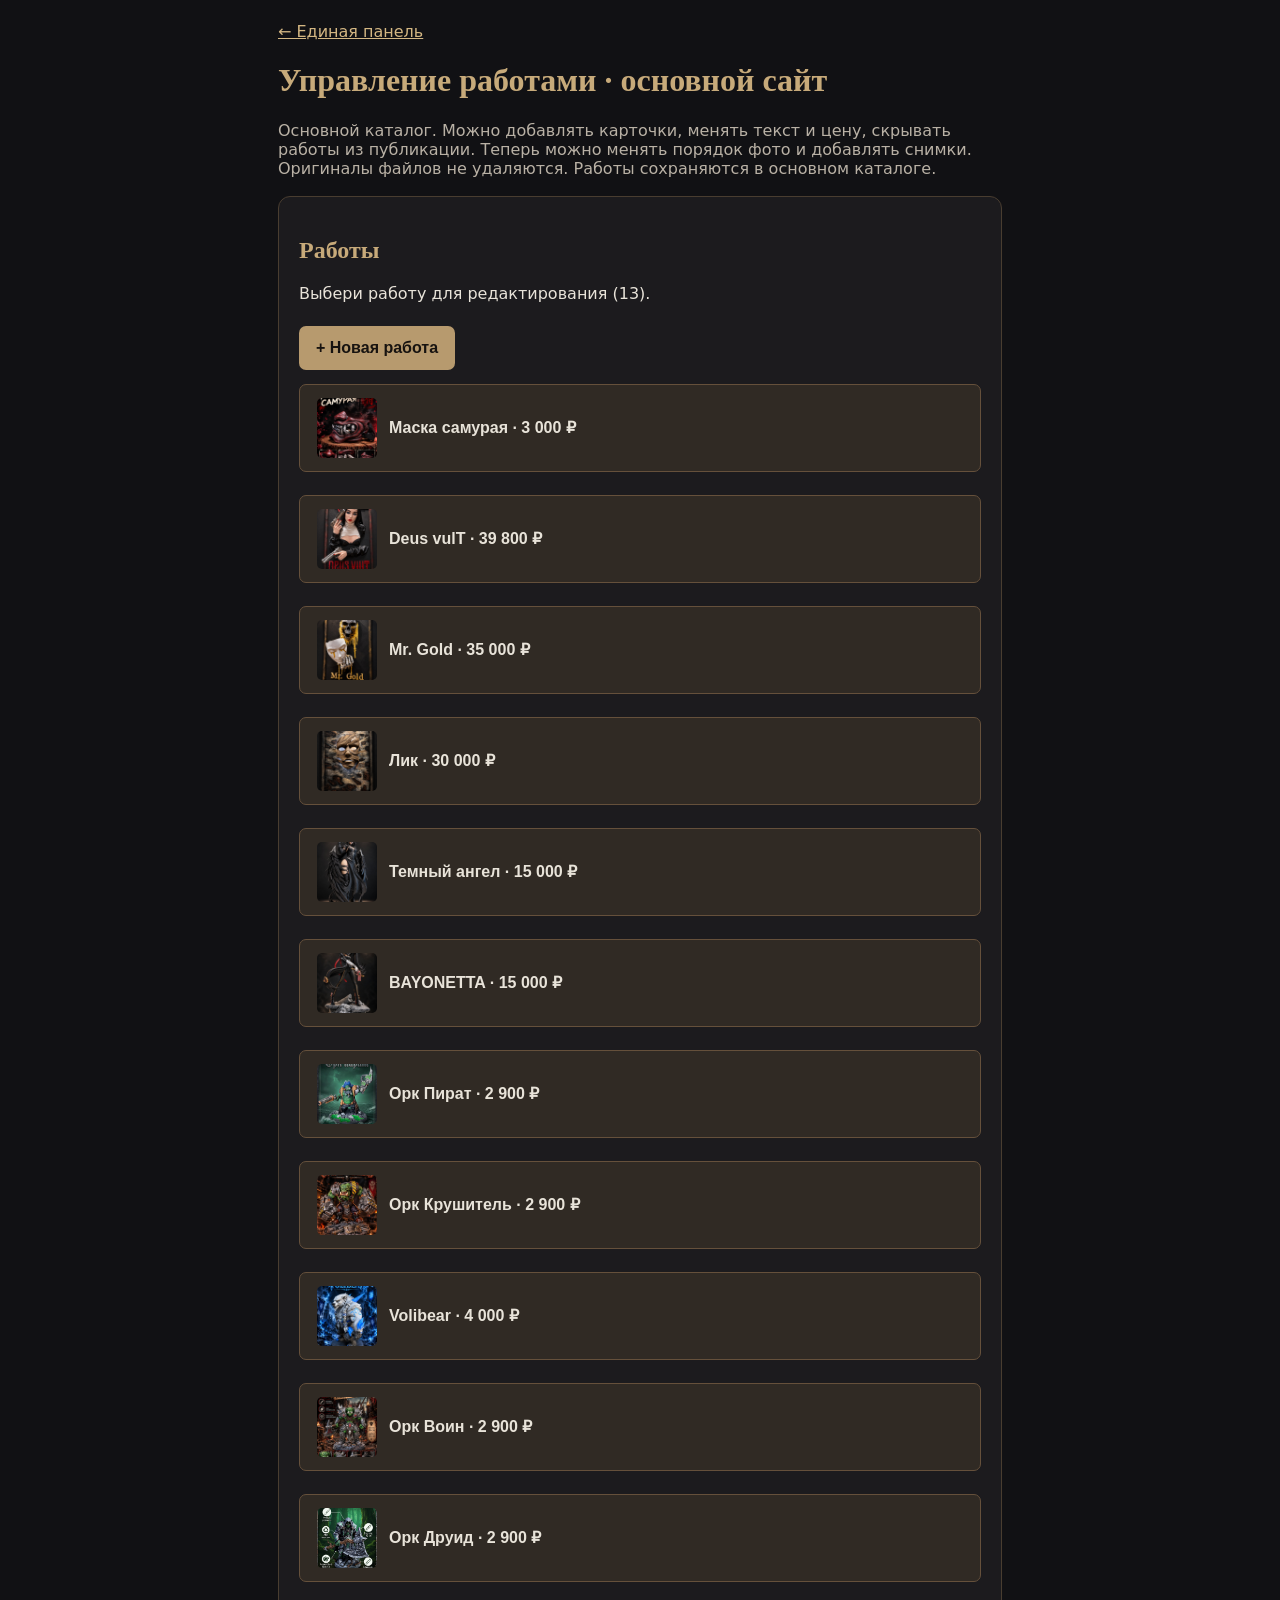
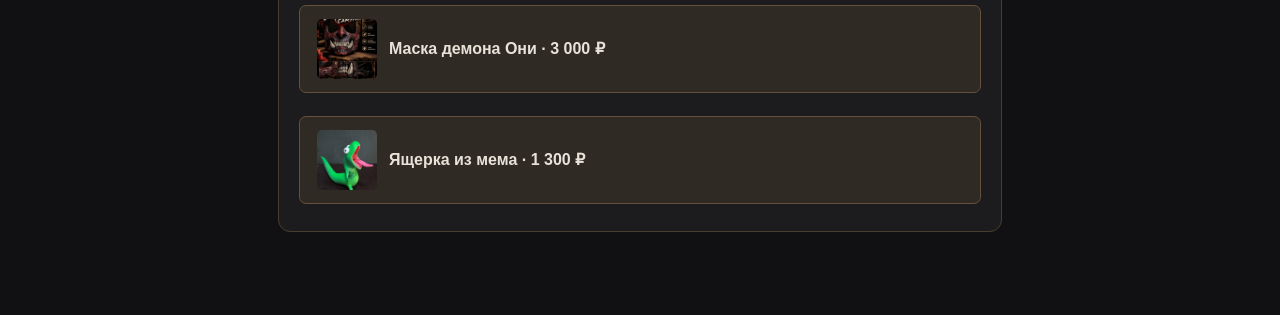
<file: admin-artworks.html>
<!doctype html><html lang="ru"><head><meta charset="utf-8"><meta name="viewport" content="width=device-width,initial-scale=1"><title>Работы · PAVEL DARK ARTIFACTS</title><style>:root{color-scheme:dark}*{box-sizing:border-box}body{margin:0;background:#111114;color:#e8e3d9;font:16px system-ui}main{max-width:760px;margin:auto;padding:22px 18px 65px}h1,h2{font-family:Georgia,serif;color:#c7aa7a}h1{font-size:32px}.panel{background:#1c1b1e;border:1px solid #493d30;border-radius:12px;padding:20px;margin:18px 0}label{display:block;margin:14px 0}input,textarea,select{display:block;width:100%;padding:12px;margin-top:6px;border:1px solid #5a5044;border-radius:7px;background:#121215;color:white;font:inherit}textarea{min-height:110px}input[type=checkbox]{display:inline;width:auto;margin-right:10px}button{padding:13px 17px;border:0;border-radius:7px;background:#b79a6e;color:#171310;font-weight:700;font-size:16px;margin:7px 0;cursor:pointer}button:disabled{opacity:.5}a{color:#d4b783}.muted{color:#b9b1a5}#status{white-space:pre-wrap;overflow-wrap:anywhere}#workList{display:grid;gap:9px}.work{display:flex;align-items:center;gap:12px;width:100%;text-align:left;background:#302a24;color:#e8e3d9;border:1px solid #65503b}.work img{width:60px;height:60px;object-fit:cover;border-radius:5px}.work span{flex:1}#photo{max-width:230px;width:100%;border-radius:8px;margin-top:12px}#editor[hidden]{display:none}</style></head><body><main><a href="./admin-github.html">← Единая панель</a><h1>Управление работами · основной сайт</h1><p class="muted">Основной каталог. Можно добавлять карточки, менять текст и цену, скрывать работы из публикации. Теперь можно менять порядок фото и добавлять снимки. Оригиналы файлов не удаляются. Работы сохраняются в основном каталоге.</p><section class="panel"><h2>Работы</h2><p id="loadStatus">Загружаем каталог…</p><button id="addNew" type="button">+ Новая работа</button><div id="workList"></div></section><section class="panel" id="editor" hidden><h2 id="editHeading">Редактирование карточки</h2><form id="form"><label>Название<input id="title" maxlength="100" required></label><label>Категория<select id="category"><option>Картины</option><option>Арт-объекты</option><option>Маски</option><option>Фигурки</option><option>Игрушки</option><option>Шахматы</option><option>Декор</option></select></label><label>Коллекция<input id="collection" maxlength="100"></label><label>Цена, ₽<input id="price" type="number" min="0" max="100000000" required></label><label>Размер<input id="size" maxlength="120"></label><label>Описание<textarea id="description" maxlength="3000"></textarea></label><label><input id="available" type="checkbox">В наличии</label><label><input id="published" type="checkbox">Опубликовано</label><p class="muted">Фотографии: первое фото — главное. Стрелками можно менять порядок, кнопкой «Убрать» — исключить снимок из карточки.</p><div id="photoGallery"></div><label>Добавить фотографии (JPG, PNG, WebP, автоматическое сжатие больших файлов, максимум 6 снимков в карточке)<input id="newPhotos" type="file" accept="image/jpeg,image/png,image/webp" multiple></label><p id="photoStatus" class="muted"></p><img id="photo" alt="Фото работы" hidden><p class="muted">Для сохранения нужен fine-grained токен с разрешением Contents: Read and write именно для pecos8891.github.io. Никому не пересылай токен.</p><label>Токен GitHub<input id="token" type="password" autocomplete="off" placeholder="github_pat_..."></label><button id="save" type="submit">Сохранить в основной GitHub</button> <button id="hideWork" type="button" style="background:#47332e;color:#f2ddd2">Снять с публикации</button> <button id="deleteWork" type="button">Удалить карточку</button><p id="status" role="status"></p></form></section></main><script>
const repo="pecos8891/pecos8891.github.io",path="catalog-github.json",api="https://api.github.com/repos/"+repo+"/contents/"+path;
const $=id=>document.getElementById(id);let works=[],selected=-1,sha="",galleryPaths=[],pendingPhotos=[];
function text(tag,value){const e=document.createElement(tag);e.textContent=value;return e}
function getGitHubToken(){
  const raw=$("token").value;
  const token=raw.trim().replace(/^Bearer\s+/i,"").trim();
  if(!token)throw Error("Введи токен GitHub.");
  if(!/^(github_pat_|ghp_)[A-Za-z0-9_]+$/.test(token)){
    throw Error("Неверный формат токена GitHub. Вставь только сам токен (github_pat_...), без кавычек, слова Bearer, пробелов и русских букв.");
  }
  return token;
}
function utf8base64(s){const bytes=new TextEncoder().encode(s);let result="";for(let i=0;i<bytes.length;i+=8192)result+=String.fromCharCode(...bytes.subarray(i,i+8192));return btoa(result)}
function renderPhotos(){const box=$("photoGallery");box.replaceChildren();galleryPaths.forEach((path,i)=>{const line=document.createElement("div");line.style.cssText="display:flex;align-items:center;gap:8px;margin:9px 0;flex-wrap:wrap";const img=document.createElement("img");img.src=path;img.alt="Фото "+(i+1);img.style.cssText="width:75px;height:75px;object-fit:cover;border-radius:6px";line.append(img);for(const [label,step] of [["↑",-1],["↓",1]]){const b=document.createElement("button");b.type="button";b.textContent=label;b.disabled=i+step<0||i+step>=galleryPaths.length;b.onclick=()=>{[galleryPaths[i],galleryPaths[i+step]]=[galleryPaths[i+step],galleryPaths[i]];renderPhotos()};line.append(b)}const remove=document.createElement("button");remove.type="button";remove.textContent="Убрать";remove.onclick=()=>{galleryPaths.splice(i,1);renderPhotos()};line.append(remove);if(i===0)line.append(text("span","Главное"));box.append(line)})}
function resetPhotos(w){galleryPaths=[...new Set([...(Array.isArray(w.gallery)?w.gallery:[]),...(w.image?[w.image]:[])].filter(Boolean))];if(w.image&&galleryPaths.includes(w.image)){galleryPaths.splice(galleryPaths.indexOf(w.image),1);galleryPaths.unshift(w.image)}$("newPhotos").value="";pendingPhotos=[];$("photoStatus").textContent="";renderPhotos()}
async function decodePhoto(file){
  const url=URL.createObjectURL(file);
  try{
    const img=new Image();
    img.decoding="async";
    img.src=url;
    await new Promise((resolve,reject)=>{
      if(img.complete){img.naturalWidth?resolve():reject(Error("Не удалось прочитать изображение"));return}
      img.onload=resolve;
      img.onerror=()=>reject(Error("Не удалось прочитать изображение"));
    });
    if(!img.naturalWidth||!img.naturalHeight)throw Error("Изображение пустое или повреждено");
    return img;
  }finally{URL.revokeObjectURL(url)}
}
async function preparePhoto(file){
  const types=["image/jpeg","image/png","image/webp"];
  if(!types.includes(file.type))throw Error("Нужен JPG, PNG или WebP: "+file.name);
  const limit=1500*1024;
  let img;
  try{img=await decodePhoto(file)}
  catch(e){throw Error("Не удалось открыть «"+file.name+"». Попробуй пересохранить фото в JPG или сделать скриншот. "+e.message)}
  let scale=Math.min(1,1800/Math.max(img.naturalWidth,img.naturalHeight));
  for(let attempt=0;attempt<9;attempt++){
    const canvas=document.createElement("canvas");
    canvas.width=Math.max(1,Math.round(img.naturalWidth*scale));
    canvas.height=Math.max(1,Math.round(img.naturalHeight*scale));
    const ctx=canvas.getContext("2d");
    if(!ctx)throw Error("Не удалось создать холст для обработки фото");
    ctx.fillStyle="#ffffff";ctx.fillRect(0,0,canvas.width,canvas.height);
    try{ctx.drawImage(img,0,0,canvas.width,canvas.height)}
    catch(e){throw Error("Не удалось обработать «"+file.name+"»: "+e.message)}
    const quality=Math.max(.48,.86-attempt*.045);
    const blob=await new Promise(resolve=>canvas.toBlob(resolve,"image/jpeg",quality));
    if(!blob)throw Error("Браузер не смог преобразовать «"+file.name+"» в JPG");
    if(blob.size<=limit)return {bytes:new Uint8Array(await blob.arrayBuffer()),ext:"jpg"};
    scale*=.8;
  }
  throw Error("Не удалось уменьшить «"+file.name+"» до 1,5 МБ");
}
function bytesToBase64(bytes){
  let binary="";
  for(let i=0;i<bytes.length;i+=8192)binary+=String.fromCharCode(...bytes.subarray(i,i+8192));
  return btoa(binary);
}
async function uploadNewPhotos(headers){
  const files=[...pendingPhotos];
  if(galleryPaths.length+files.length>6)throw Error("Максимум 6 фотографий в карточке");
  for(let i=0;i<files.length;i++){
    const file=files[i];
    $("photoStatus").textContent="Подготавливаем фото "+(i+1)+" из "+files.length+": "+file.name+"…";
    const prepared=await preparePhoto(file);
    const name="images/catalog-"+crypto.randomUUID()+".jpg";
    const url="https://api.github.com/repos/"+repo+"/contents/"+name;
    let uploaded=false;
    for(let attempt=1;attempt<=3;attempt++){
      $("photoStatus").textContent="Загружаем фото "+(i+1)+" из "+files.length+" (попытка "+attempt+"/3)…";
      let response;
      try{
        response=await fetch(url,{method:"PUT",headers:{...headers,"Content-Type":"application/json"},body:JSON.stringify({message:"Add artwork photo",content:bytesToBase64(prepared.bytes)})});
      }catch(e){
        if(attempt===3)throw Error("Нет соединения при загрузке «"+file.name+"». Проверь интернет и попробуй снова.");
        await new Promise(r=>setTimeout(r,attempt*1200));continue;
      }
      if(response.ok){uploaded=true;break}
      const details=await response.text();
      if(![429,500,502,503,504].includes(response.status)||attempt===3){
        throw Error("Не удалось загрузить «"+file.name+"»: GitHub HTTP "+response.status+". "+details.slice(0,170));
      }
      await new Promise(r=>setTimeout(r,attempt*1200));
    }
    if(!uploaded)throw Error("Не удалось загрузить «"+file.name+"»");
    galleryPaths.push(name);
    pendingPhotos.shift();
    $("newPhotos").value="";
    renderPhotos();
    $("photoStatus").textContent="Загружено "+(i+1)+" из "+files.length+".";
  }
  $("newPhotos").value="";
  $("photoStatus").textContent=files.length?"Фотографии загружены. Сохраняем карточку…":"";
}
$("newPhotos").addEventListener("change",()=>{pendingPhotos=[...$("newPhotos").files];$("photoStatus").textContent=pendingPhotos.length+" фото выбрано для загрузки."});
async function load(){try{const r=await fetch("./catalog-github.json?t="+Date.now(),{cache:"no-store"});if(!r.ok)throw Error("HTTP "+r.status);works=await r.json();if(!Array.isArray(works))throw Error("Неверный формат каталога");$("loadStatus").textContent="Выбери работу для редактирования ("+works.length+").";for(let i=0;i<works.length;i++){const w=works[i];const b=document.createElement("button");b.type="button";b.className="work";if(w.image&&/^(images\/|https:\/\/)/.test(w.image)){const img=document.createElement("img");img.src=w.image;img.alt="";b.append(img)}const label=text("span",w.title+" · "+(Number(w.price)||0).toLocaleString("ru-RU")+" ₽");b.append(label);b.onclick=()=>edit(i);$("workList").append(b)}}catch(e){$("loadStatus").textContent="Ошибка загрузки: "+e.message}}
$("addNew").onclick=()=>{selected=-2;$("editHeading").textContent="Новая работа";for(const key of ["title","collection","size","description"])$(key).value="";$("category").value="Маски";$("price").value="0";$("available").checked=true;$("published").checked=false;resetPhotos({});$("photo").hidden=true;$("hideWork").hidden=true;$("deleteWork").hidden=true;$("editor").hidden=false;$("status").textContent="Новая карточка будет сохранена как черновик. Фото можно будет добавить позже.";$("editor").scrollIntoView({behavior:"smooth"})};
function edit(i){selected=i;$("editHeading").textContent="Редактирование карточки";$("hideWork").hidden=false;$("deleteWork").hidden=false;const w=works[i];for(const key of ["title","category","collection","price","size","description"])$(key).value=w[key]??"";$("available").checked=w.available!==false;$("published").checked=w.published!==false;resetPhotos(w);const img=$("photo");img.hidden=true;if(w.image)img.src=w.image;$("editor").hidden=false;$("status").textContent="";$("editor").scrollIntoView({behavior:"smooth"})}
$("form").onsubmit=async e=>{e.preventDefault();if(selected===-1)return;let token;try{token=getGitHubToken()}catch(err){$("status").textContent=err.message;return}if(!confirm("Сохранить изменения только в ОСНОВНОМ каталоге?"))return;const btn=$("save");btn.disabled=true;$("status").textContent="Проверяем версию каталога…";try{const headers={Authorization:"Bearer "+token,Accept:"application/vnd.github+json","X-GitHub-Api-Version":"2022-11-28"};const get=await fetch(api+"?t="+Date.now(),{headers,cache:"no-store"});if(!get.ok)throw Error("Не удалось получить каталог: HTTP "+get.status);const current=await get.json();sha=current.sha;const bytes=Uint8Array.from(atob(current.content.replace(/\s/g,"")),c=>c.charCodeAt(0));const live=JSON.parse(new TextDecoder().decode(bytes));if(!Array.isArray(live))throw Error("Некорректный каталог");const isNew=selected===-2;const id=isNew?crypto.randomUUID():works[selected].id;const idx=isNew?-1:live.findIndex(x=>x.id===id);if(!isNew&&idx<0)throw Error("Работа больше не найдена в каталоге");const original=isNew?{id,image:"",gallery:[]}:live[idx];await uploadNewPhotos(headers);const edited={...original,image:galleryPaths[0]||"",gallery:[...galleryPaths],title:$("title").value.trim(),category:$("category").value,collection:$("collection").value.trim(),price:Number($("price").value)||0,size:$("size").value.trim(),description:$("description").value.trim(),available:$("available").checked,published:$("published").checked};if(isNew){edited.published=false;live.push(edited)}else live[idx]=edited;const put=await fetch(api,{method:"PUT",headers:{...headers,"Content-Type":"application/json"},body:JSON.stringify({message:"Edit preview artwork "+id,sha:current.sha,content:utf8base64(JSON.stringify(live,null,2)+"\n")})});if(!put.ok)throw Error("Ошибка сохранения: HTTP "+put.status+" "+(await put.text()).slice(0,150));if(isNew){works.push(edited);selected=works.length-1;const b=document.createElement("button");b.type="button";b.className="work";b.append(text("span",edited.title+" · "+edited.price.toLocaleString("ru-RU")+" ₽ · черновик"));const index=selected;b.onclick=()=>edit(index);$("workList").append(b);$("hideWork").hidden=false;$("deleteWork").hidden=false;$("editHeading").textContent="Редактирование карточки"}else{works[selected]=edited;const buttons=$("workList").querySelectorAll("button");buttons[selected]?.querySelector("span")?.replaceChildren(document.createTextNode(edited.title+" · "+edited.price.toLocaleString("ru-RU")+" ₽"+(edited.published===false?" · черновик":"")))}$("status").textContent="Сохранено в основном GitHub! Изменения сохранены в основном каталоге.";$("newPhotos").value="";renderPhotos()}catch(err){$("status").textContent=err.message}finally{btn.disabled=false;$("token").value=""}};
$("deleteWork").onclick=async()=>{
if(selected<0)return;
const target=works[selected];
if(!confirm("Удалить карточку «"+target.title+"» из основного каталога? Фотографии останутся."))return;
let token;try{token=getGitHubToken()}catch(err){$("status").textContent=err.message;return}

// Confirmation above is sufficient; mobile prompt keyboards often block deletion.
$("deleteWork").disabled=true;
try{
const headers={Authorization:"Bearer "+token,Accept:"application/vnd.github+json","X-GitHub-Api-Version":"2022-11-28"};
const res=await fetch(api+"?t="+Date.now(),{headers,cache:"no-store"});
if(!res.ok)throw Error("GitHub HTTP "+res.status);
const file=await res.json();
const decoded=new TextDecoder().decode(Uint8Array.from(atob(file.content.replace(/\s/g,"")),ch=>ch.charCodeAt(0)));
const catalog=JSON.parse(decoded);
const next=catalog.filter(x=>x.id!==target.id);
if(next.length===catalog.length)throw Error("Карточка не найдена");
const put=await fetch(api,{method:"PUT",headers:{...headers,"Content-Type":"application/json"},body:JSON.stringify({message:"Remove preview artwork",sha:file.sha,content:utf8base64(JSON.stringify(next,null,2)+"\n")})});
if(!put.ok)throw Error("GitHub HTTP "+put.status+" "+(await put.text()).slice(0,220));
works=next;selected=-1;
$("workList").replaceChildren();
works.forEach((w,i)=>{const b=document.createElement("button");b.type="button";b.className="work";if(w.image&&(w.image.startsWith("images/")||w.image.startsWith("https://"))){const img=document.createElement("img");img.src=w.image;img.alt="";b.append(img)}b.append(text("span",w.title+" · "+(Number(w.price)||0).toLocaleString("ru-RU")+" ₽"+(w.published===false?" · черновик":"")));b.onclick=()=>edit(i);$("workList").append(b)});
$("editor").hidden=true;$("loadStatus").textContent="Карточка удалена из GitHub. Осталось работ: "+works.length+"."; 
}catch(e){$("status").textContent="Ошибка: "+e.message}
finally{$("deleteWork").disabled=false;$("token").value=""}
};
$("hideWork").onclick=()=>{if(selected<0)return;if(!confirm("Снять работу с публикации? Фотографии и карточка сохранятся."))return;$("published").checked=false;$("status").textContent="Публикация отключена в форме. Нажми «Сохранить в основной GitHub», чтобы применить изменение."};
load();
</script></body></html>
</file>
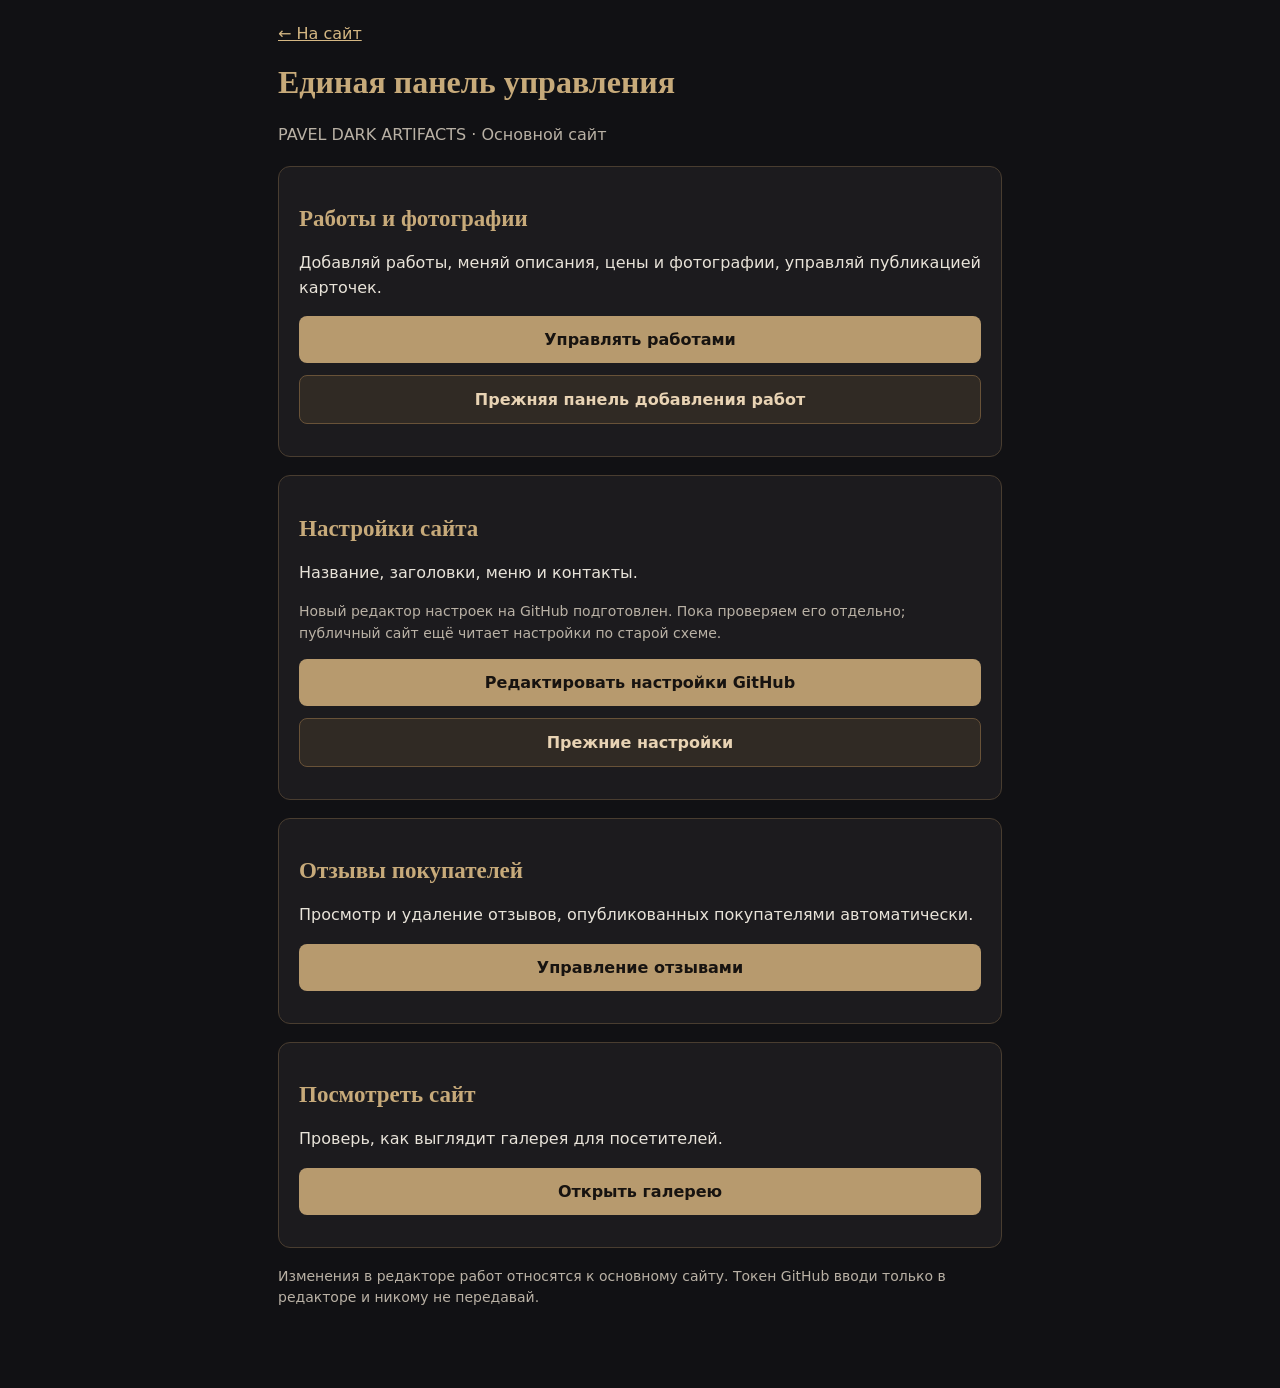
<file: admin-dashboard.html>
<!doctype html><html lang="ru"><head><meta charset="utf-8"><meta name="viewport" content="width=device-width,initial-scale=1"><meta name="theme-color" content="#111114"><title>Управление · PAVEL DARK ARTIFACTS</title><style>:root{color-scheme:dark}*{box-sizing:border-box}body{margin:0;background:#111114;color:#e8e3d9;font:16px system-ui,sans-serif}main{max-width:760px;margin:auto;padding:24px 18px 65px}h1,h2{font-family:Georgia,serif;color:#c7aa7a}h1{font-size:32px}h2{font-size:23px}.panel{background:#1c1b1e;border:1px solid #493d30;border-radius:12px;padding:20px;margin:18px 0}p{line-height:1.55}.muted{color:#b9b1a5}a{color:#d4b783}.action{display:block;text-align:center;background:#b79a6e;color:#171310;text-decoration:none;font-weight:700;padding:14px;border-radius:8px;margin:12px 0}.secondary{background:#302a24;color:#e8d3b4;border:1px solid #685238}.note{font-size:14px;color:#b9b1a5}</style></head><body><main><a href="./">← На сайт</a><h1>Единая панель управления</h1><p class="muted">PAVEL DARK ARTIFACTS · Основной сайт</p><section class="panel"><h2>Работы и фотографии</h2><p>Добавляй работы, меняй описания, цены и фотографии, управляй публикацией карточек.</p><a class="action" href="./admin-artworks.html">Управлять работами</a><a class="action secondary" href="./admin-github.html">Прежняя панель добавления работ</a></section><section class="panel"><h2>Настройки сайта</h2><p>Название, заголовки, меню и контакты.</p><p class="note">Новый редактор настроек на GitHub подготовлен. Пока проверяем его отдельно; публичный сайт ещё читает настройки по старой схеме.</p><a class="action" href="./admin-settings-github.html">Редактировать настройки GitHub</a><a class="action secondary" href="./#settings">Прежние настройки</a></section><section class="panel"><h2>Отзывы покупателей</h2><p>Просмотр и удаление отзывов, опубликованных покупателями автоматически.</p><a class="action" href="./reviews-panel.html">Управление отзывами</a></section><section class="panel"><h2>Посмотреть сайт</h2><p>Проверь, как выглядит галерея для посетителей.</p><a class="action" href="./#works">Открыть галерею</a></section><p class="note">Изменения в редакторе работ относятся к основному сайту. Токен GitHub вводи только в редакторе и никому не передавай.</p></main></body></html>
</file>
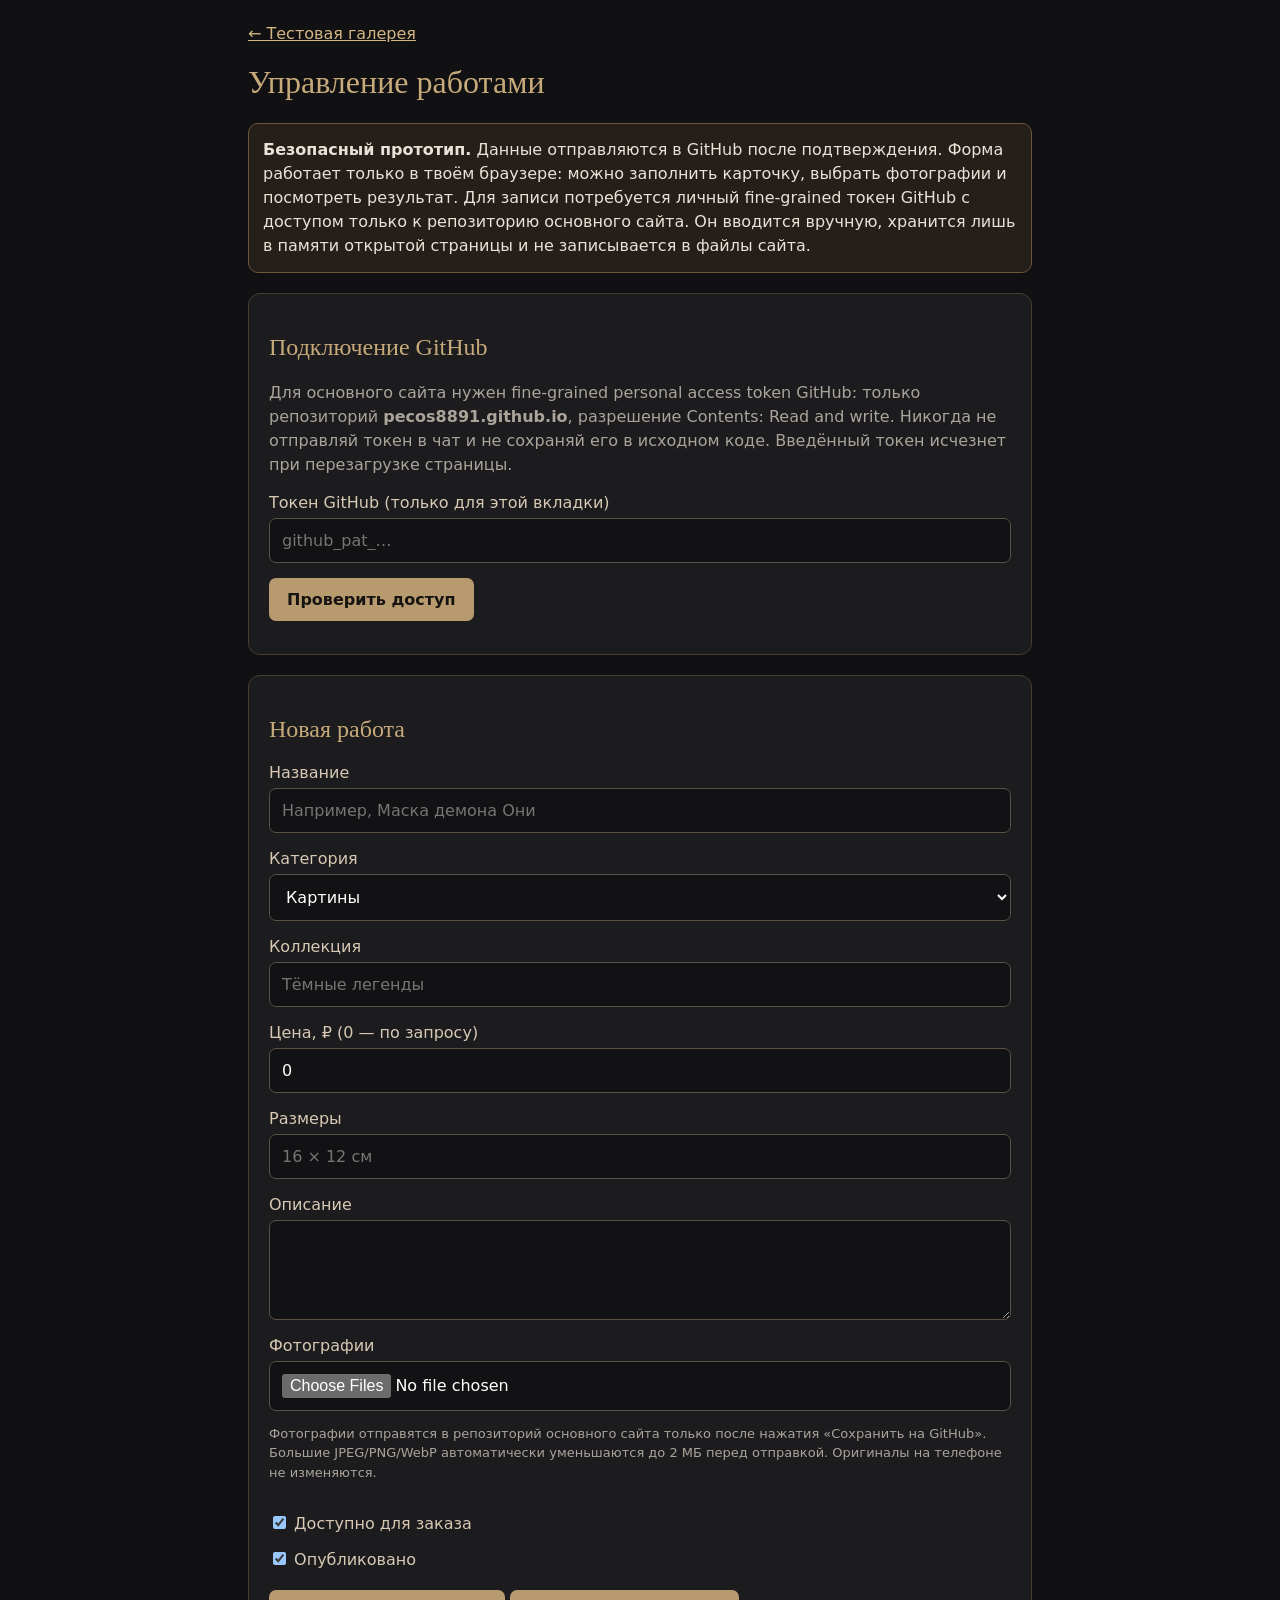
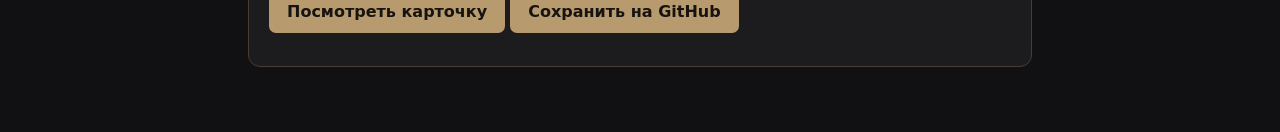
<file: admin-github.html>
<!doctype html><html lang="ru"><head><meta charset="utf-8"><meta name="viewport" content="width=device-width,initial-scale=1"><title>Админ-панель GitHub · PAVEL DARK ARTIFACTS</title><style>
:root{color-scheme:dark}*{box-sizing:border-box}body{margin:0;background:#111114;color:#e8e3d9;font:16px system-ui,sans-serif}main{max-width:820px;margin:auto;padding:24px 18px 65px}h1{font:32px Georgia,serif;color:#c7aa7a}h2{font:24px Georgia,serif;color:#c7aa7a}p{line-height:1.5}.hint{color:#aaa49a}.notice{border:1px solid #6a563b;background:#241f19;padding:14px;border-radius:10px}.panel{background:#1c1b1e;border:1px solid #493d30;border-radius:12px;padding:20px;margin-top:20px}label{display:block;margin:16px 0 6px;color:#d7c9b4}input,select,textarea{display:block;width:100%;padding:12px;border:1px solid #5a5044;background:#121215;color:white;border-radius:7px;font:inherit}textarea{min-height:100px}button{background:#b79a6e;color:#171310;border:0;border-radius:7px;padding:12px 18px;font:600 16px system-ui;cursor:pointer;margin-top:15px}a{color:#d4b783}.gallery{display:grid;grid-template-columns:repeat(3,1fr);gap:10px;margin-top:15px}.gallery img{width:100%;aspect-ratio:1;object-fit:cover;border-radius:6px}.small{font-size:13px;color:#aaa49a}.result{white-space:pre-wrap;overflow-wrap:anywhere}</style></head><body><main><a href="./">← Тестовая галерея</a><h1>Управление работами</h1><p class="notice"><strong>Безопасный прототип.</strong> Данные отправляются в GitHub после подтверждения. Форма работает только в твоём браузере: можно заполнить карточку, выбрать фотографии и посмотреть результат. Для записи потребуется личный fine-grained токен GitHub с доступом только к репозиторию основного сайта. Он вводится вручную, хранится лишь в памяти открытой страницы и не записывается в файлы сайта.</p><section class="panel"><h2>Подключение GitHub</h2><p class="hint">Для основного сайта нужен fine-grained personal access token GitHub: только репозиторий <strong>pecos8891.github.io</strong>, разрешение Contents: Read and write. Никогда не отправляй токен в чат и не сохраняй его в исходном коде. Введённый токен исчезнет при перезагрузке страницы.</p><label for="token">Токен GitHub (только для этой вкладки)</label><input id="token" type="password" autocomplete="off" spellcheck="false" placeholder="github_pat_…"><button id="connect" type="button">Проверить доступ</button><p id="connection" role="status" class="small"></p></section><section class="panel"><h2>Новая работа</h2><form id="form"><label for="title">Название</label><input id="title" required maxlength="100" placeholder="Например, Маска демона Они"><label for="category">Категория</label><select id="category"><option>Картины</option><option>Арт-объекты</option><option>Маски</option><option>Фигурки</option><option>Шахматы</option><option>Декор</option></select><label for="collection">Коллекция</label><input id="collection" maxlength="100" placeholder="Тёмные легенды"><label for="price">Цена, ₽ (0 — по запросу)</label><input id="price" type="number" min="0" value="0"><label for="size">Размеры</label><input id="size" maxlength="120" placeholder="16 × 12 см"><label for="description">Описание</label><textarea id="description" maxlength="3000"></textarea><label for="photos">Фотографии</label><input id="photos" type="file" accept="image/jpeg,image/png,image/webp" multiple><p class="small">Фотографии отправятся в репозиторий основного сайта только после нажатия «Сохранить на GitHub». Большие JPEG/PNG/WebP автоматически уменьшаются до 2 МБ перед отправкой. Оригиналы на телефоне не изменяются.</p><div id="gallery" class="gallery"></div><label><input id="available" type="checkbox" checked style="display:inline;width:auto"> Доступно для заказа</label><label><input id="published" type="checkbox" checked style="display:inline;width:auto"> Опубликовано</label><button type="submit">Посмотреть карточку</button> <button id="saveGithub" type="button">Сохранить на GitHub</button><p id="saveStatus" role="status" class="small"></p></form></section><section class="panel" id="preview" hidden><h2>Предпросмотр</h2><div id="result"></div><p class="small">Предпросмотр не публикует работу. Для публикации нажми «Сохранить на GitHub».</p></section></main><script>
const $=id=>document.getElementById(id),safe=s=>String(s??"").replace(/[&<>"']/g,c=>({"&":"&amp;","<":"&lt;",">":"&gt;",'"':"&quot;","'":"&#39;"}[c]));let urls=[];$("photos").addEventListener("change",()=>{urls.forEach(URL.revokeObjectURL);urls=[...$("photos").files].filter(f=>["image/jpeg","image/png","image/webp"].includes(f.type)).map(f=>URL.createObjectURL(f));$("gallery").replaceChildren(...urls.map(u=>{const img=document.createElement("img");img.src=u;img.alt="Предпросмотр";return img}))});$("form").addEventListener("submit",e=>{e.preventDefault();const title=$("title").value.trim(),category=$("category").value,price=Number($("price").value)||0;const el=$("result");el.replaceChildren();const h=document.createElement("h2");h.textContent=title;el.append(h);const p=document.createElement("p");p.textContent=[category,$("collection").value,$("size").value].filter(Boolean).join(" · ");el.append(p);const desc=document.createElement("p");desc.textContent=$("description").value;el.append(desc);const cost=document.createElement("p");cost.textContent=price?price.toLocaleString("ru-RU")+" ₽":"Цена по запросу";el.append(cost);const status=document.createElement("p");status.textContent=($("available").checked?"Доступно":"Нет в наличии")+" · "+($("published").checked?"Опубликовано":"Черновик");el.append(status);const gallery=document.createElement("div");gallery.className="gallery";urls.forEach(u=>{const img=document.createElement("img");img.src=u;gallery.append(img)});el.append(gallery);$("preview").hidden=false;$("preview").scrollIntoView({behavior:"smooth"})});

const repo="pecos8891/pecos8891.github.io",api="https://api.github.com/repos/"+repo+"/contents/";
let accessToken="";
const authHeaders=()=>({Authorization:"Bearer "+accessToken,Accept:"application/vnd.github+json","X-GitHub-Api-Version":"2022-11-28"});
async function github(path,method="GET",body){const response=await fetch(api+path,{method,headers:{...authHeaders(),...(body?{"Content-Type":"application/json"}:{})},...(body?{body:JSON.stringify(body)}:{})});const json=await response.json().catch(()=>({}));if(!response.ok)throw Error(json.message||"GitHub HTTP "+response.status);return json}
function base64Bytes(bytes){let binary="";const chunk=8192;for(let i=0;i<bytes.length;i+=chunk)binary+=String.fromCharCode(...bytes.subarray(i,i+chunk));return btoa(binary)}
async function optimizeImage(file){
if(!["image/jpeg","image/png","image/webp"].includes(file.type))throw Error("Поддерживаются только JPG, PNG и WebP: "+file.name);
const maxBytes=2*1024*1024;
if(file.size<=maxBytes)return {bytes:new Uint8Array(await file.arrayBuffer()),ext:({"image/jpeg":"jpg","image/png":"png","image/webp":"webp"})[file.type],optimized:false};
let bitmap;
try{bitmap=await createImageBitmap(file)}catch(e){throw Error("Не удалось прочитать фото: "+file.name)}
try{
let longest=2400;
for(let attempt=0;attempt<9;attempt++){
const ratio=Math.min(1,longest/Math.max(bitmap.width,bitmap.height));
const canvas=document.createElement("canvas");canvas.width=Math.max(1,Math.round(bitmap.width*ratio));canvas.height=Math.max(1,Math.round(bitmap.height*ratio));
const ctx=canvas.getContext("2d");if(!ctx)throw Error("Сжатие фото недоступно в браузере");ctx.drawImage(bitmap,0,0,canvas.width,canvas.height);
const quality=[0.88,0.82,0.76,0.7,0.65,0.6,0.55,0.5,0.45][attempt];
const blob=await new Promise(resolve=>canvas.toBlob(resolve,"image/jpeg",quality));
canvas.width=0;canvas.height=0;
if(!blob)throw Error("Не удалось сжать фотографию");
if(blob.size<=maxBytes)return {bytes:new Uint8Array(await blob.arrayBuffer()),ext:"jpg",optimized:true};
longest=Math.max(900,Math.round(longest*0.83));
}
throw Error("Не удалось уменьшить фото до 2 МБ: "+file.name);
}finally{bitmap.close?.()}
}
async function uploadImage(file){const optimized=await optimizeImage(file);const name="images/catalog-"+crypto.randomUUID()+"."+optimized.ext;const content=base64Bytes(optimized.bytes);await github(name,"PUT",{message:"Add artwork photo via main admin",content,branch:"main"});return {name,optimized:optimized.optimized,original:file.size,bytes:optimized.bytes.length}}
$("connect").onclick=async()=>{const value=$("token").value.trim();if(!value){$("connection").textContent="Введи токен";return}accessToken=value;$("connect").disabled=true;$("connection").textContent="Проверяем…";try{await github("catalog-github.json");$("connection").textContent="Доступ к каталогу подтверждён. Теперь можно сохранить новую работу.";$("token").value=""}catch(e){accessToken="";$("connection").textContent="Ошибка подключения: "+e.message}finally{$("connect").disabled=false}};
$("saveGithub").onclick=async()=>{if(!accessToken){$("saveStatus").textContent="Сначала подключи GitHub токен.";return}if(!$("title").value.trim()){ $("saveStatus").textContent="Укажи название работы.";return}if(!confirm("Сохранить новую работу и выбранные фотографии в каталоге ОСНОВНОГО сайта GitHub?"))return;$("saveGithub").disabled=true;$("saveStatus").textContent="Загружаем фотографии и сохраняем карточку…";try{const photos=[...$("photos").files];if(photos.length>6)throw Error("Не более 6 фотографий за один раз");const current=await github("catalog-github.json");const list=JSON.parse(atob(current.content.replace(/\s/g,"")));if(!Array.isArray(list))throw Error("Некорректный формат каталога");const images=[];for(const file of photos){$("saveStatus").textContent="Обрабатываем фото "+(images.length+1)+" / "+photos.length+"…";const uploaded=await uploadImage(file);images.push(uploaded.name);$("saveStatus").textContent="Загружено фотографий: "+images.length+" / "+photos.length+(uploaded.optimized?" (фото сжато)":"")}const item={id:crypto.randomUUID(),title:$("title").value.trim(),category:$("category").value,collection:$("collection").value.trim(),price:Number($("price").value)||0,size:$("size").value.trim(),description:$("description").value.trim(),image:images[0]||"",gallery:images,available:$("available").checked,published:$("published").checked};list.push(item);const content=btoa(unescape(encodeURIComponent(JSON.stringify(list,null,2)+"\n")));await github("catalog-github.json","PUT",{message:"Add artwork "+item.title+" via main admin",content,sha:current.sha,branch:"main"});$("saveStatus").textContent="Готово! Карточка сохранена в каталоге основного сайта. Через 1–3 минуты проверь главную страницу сайта или github-catalog.html."}catch(e){$("saveStatus").textContent="Ошибка: "+e.message+". Если фото успели загрузиться, они останутся в тестовом репозитории."}finally{$("saveGithub").disabled=false}};
</script></body></html>
</file>
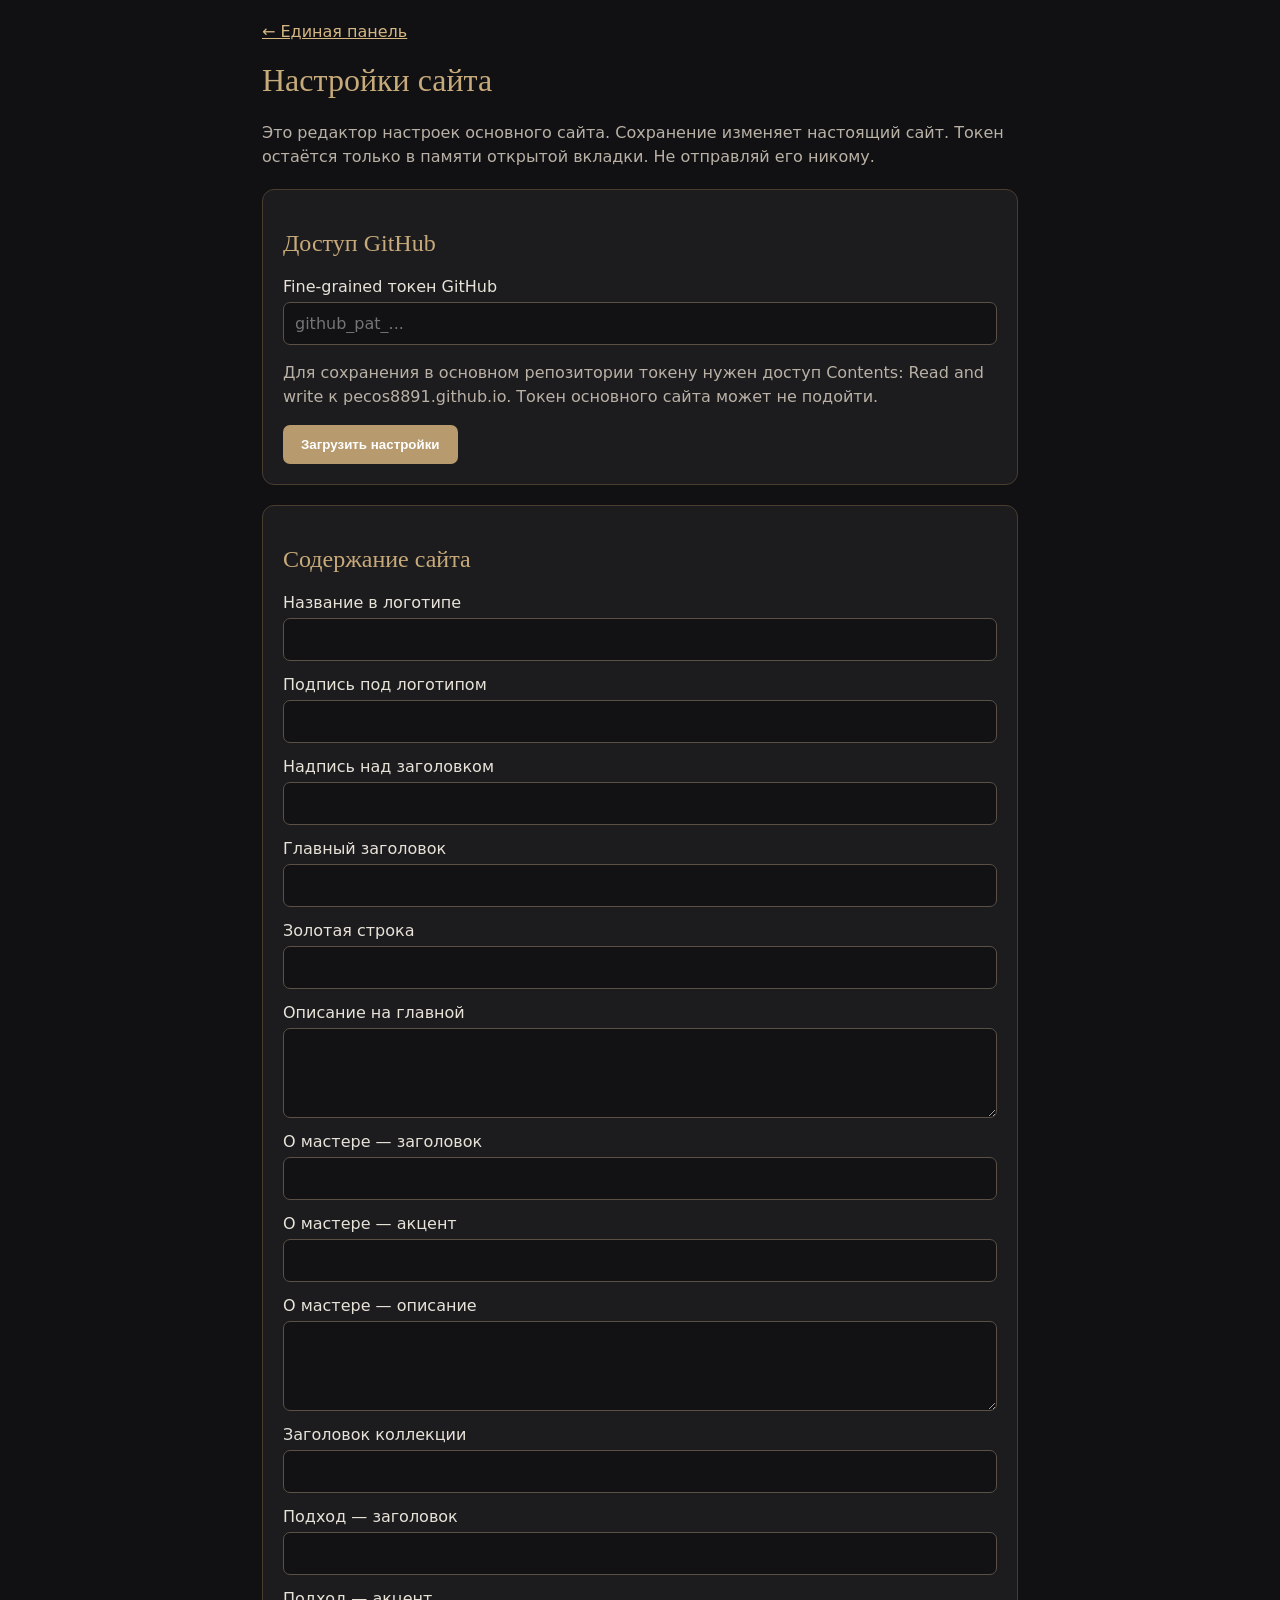
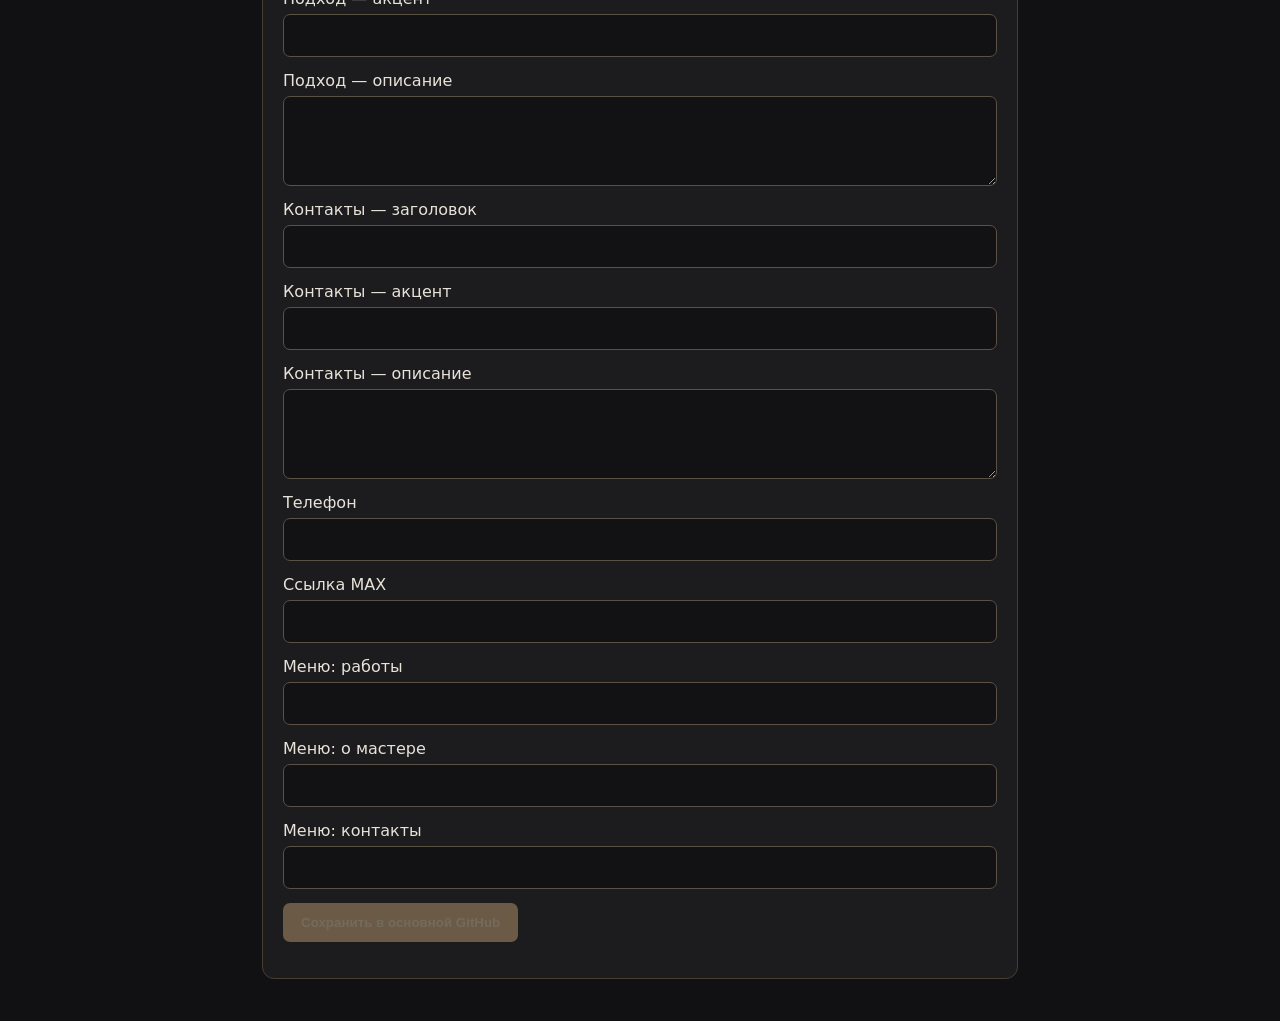
<file: admin-settings-github.html>
<!doctype html><html lang="ru"><head><meta charset="utf-8"><meta name="viewport" content="width=device-width,initial-scale=1"><title>Настройки · PAVEL DARK ARTIFACTS</title><style>:root{color-scheme:dark}*{box-sizing:border-box}body{margin:0;background:#111114;color:#e8e3d9;font:16px system-ui}main{max-width:800px;margin:auto;padding:22px}h1{color:#c7aa7a;font:32px Georgia,serif}h2{color:#c7aa7a;font:24px Georgia,serif}p{line-height:1.5}section{background:#1c1b1e;border:1px solid #493d30;border-radius:12px;padding:20px;margin:20px 0}label{display:block;margin:14px 0}input,textarea{display:block;width:100%;margin-top:6px;padding:11px;border:1px solid #5a5044;background:#121215;color:white;border-radius:7px;font:inherit}textarea{min-height:90px}button{padding:12px 18px;background:#b79a6e;border:0;border-radius:7px;font-weight:bold;cursor:pointer}button:disabled{opacity:.5}a{color:#d4b783}.hint{color:#b9b1a5}#status{white-space:pre-wrap}</style></head><body><main><a href="./admin-dashboard.html">← Единая панель</a><h1>Настройки сайта</h1><p class="hint">Это редактор настроек основного сайта. Сохранение изменяет настоящий сайт. Токен остаётся только в памяти открытой вкладки. Не отправляй его никому.</p><section><h2>Доступ GitHub</h2><label>Fine-grained токен GitHub<input id="token" type="password" autocomplete="off" placeholder="github_pat_..."></label><p class="hint">Для сохранения в основном репозитории токену нужен доступ Contents: Read and write к pecos8891.github.io. Токен основного сайта может не подойти.</p><button id="load">Загрузить настройки</button></section><section><h2>Содержание сайта</h2><form id="form"><div id="fields"></div><button id="save" type="submit" disabled>Сохранить в основной GitHub</button></form><p id="status" role="status"></p></section></main><script>
const owner="pecos8891",repo="pecos8891.github.io",path="site-settings.json";
const fields=[["brand_main","Название в логотипе"],["brand_sub","Подпись под логотипом"],["hero_kicker","Надпись над заголовком"],["hero_title","Главный заголовок"],["hero_accent","Золотая строка"],["hero_text","Описание на главной"],["about_title","О мастере — заголовок"],["about_accent","О мастере — акцент"],["about_text","О мастере — описание"],["works_title","Заголовок коллекции"],["manifesto_title","Подход — заголовок"],["manifesto_accent","Подход — акцент"],["manifesto_text","Подход — описание"],["contact_title","Контакты — заголовок"],["contact_accent","Контакты — акцент"],["contact_text","Контакты — описание"],["contact_phone","Телефон"],["contact_max","Ссылка MAX"],["nav_works","Меню: работы"],["nav_about","Меню: о мастере"],["nav_contact","Меню: контакты"]];
const $=id=>document.getElementById(id);
let sha=null,loaded=false;
const fieldBox=$("fields");
for(const [key,label] of fields){const wrap=document.createElement("label");wrap.textContent=label;const input=document.createElement(["hero_text","about_text","manifesto_text","contact_text"].includes(key)?"textarea":"input");input.name=key;input.maxLength=input.tagName==="TEXTAREA"?2000:250;wrap.append(input);fieldBox.append(wrap)}
const api="https://api.github.com/repos/"+owner+"/"+repo+"/contents/"+path;
const auth=()=>({"Authorization":"Bearer "+$("token").value.trim(),"Accept":"application/vnd.github+json","X-GitHub-Api-Version":"2022-11-28"});
function message(t){$("status").textContent=t}
$("load").onclick=async()=>{if(!$("token").value.trim())return message("Сначала введи токен.");message("Загружаем...");try{const res=await fetch(api+"?t="+Date.now(),{headers:auth(),cache:"no-store"});if(res.status===404){sha=null;loaded=true;message("Файл настроек ещё не создан. Заполни поля и сохрани.");$("save").disabled=false;return}if(!res.ok)throw Error("GitHub: "+res.status);const data=await res.json();sha=data.sha;const raw=atob(data.content.replace(/\s/g,""));const json=JSON.parse(new TextDecoder().decode(Uint8Array.from(raw,c=>c.charCodeAt(0))));for(const [key] of fields){const el=$("form").elements.namedItem(key);el.value=typeof json[key]==="string"?json[key]:""}loaded=true;$("save").disabled=false;message("Настройки загружены.")}catch(e){message("Ошибка загрузки: "+e.message)}};
$("form").onsubmit=async e=>{e.preventDefault();if(!loaded)return;const obj={};for(const [key] of fields)obj[key]=$("form").elements.namedItem(key).value.trim();const bytes=new TextEncoder().encode(JSON.stringify(obj,null,2)+"\n");let binary="";for(const b of bytes)binary+=String.fromCharCode(b);const payload={message:"Update main site settings",content:btoa(binary)};if(sha)payload.sha=sha;$("save").disabled=true;message("Сохраняем...");try{const r=await fetch(api,{method:"PUT",headers:{...auth(),"Content-Type":"application/json"},body:JSON.stringify(payload)});if(!r.ok)throw Error("GitHub: "+r.status+" "+(await r.text()).slice(0,220));const result=await r.json();sha=result.content.sha;message("Настройки сохранены в основном репозитории. Обнови сайт через несколько секунд.")}catch(e){message("Ошибка сохранения: "+e.message)}finally{$("save").disabled=false}};
</script></body></html>
</file>
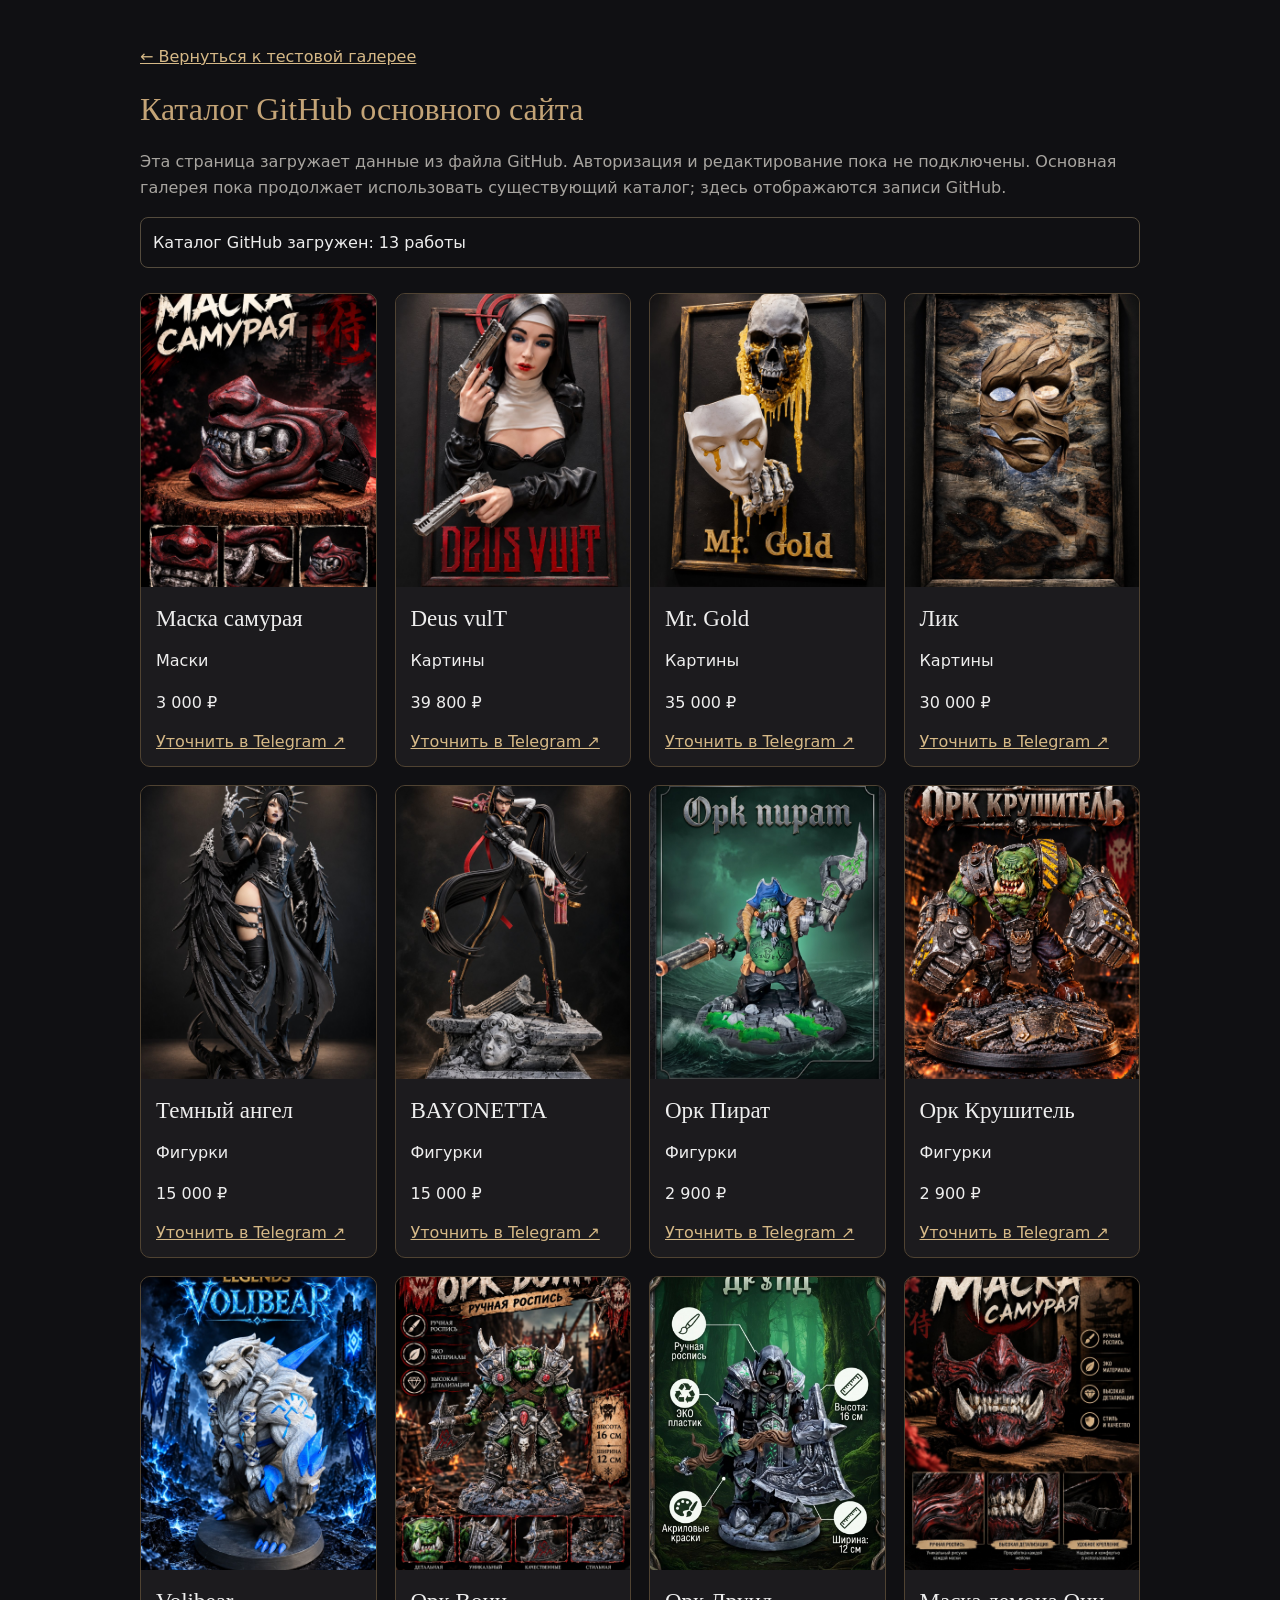
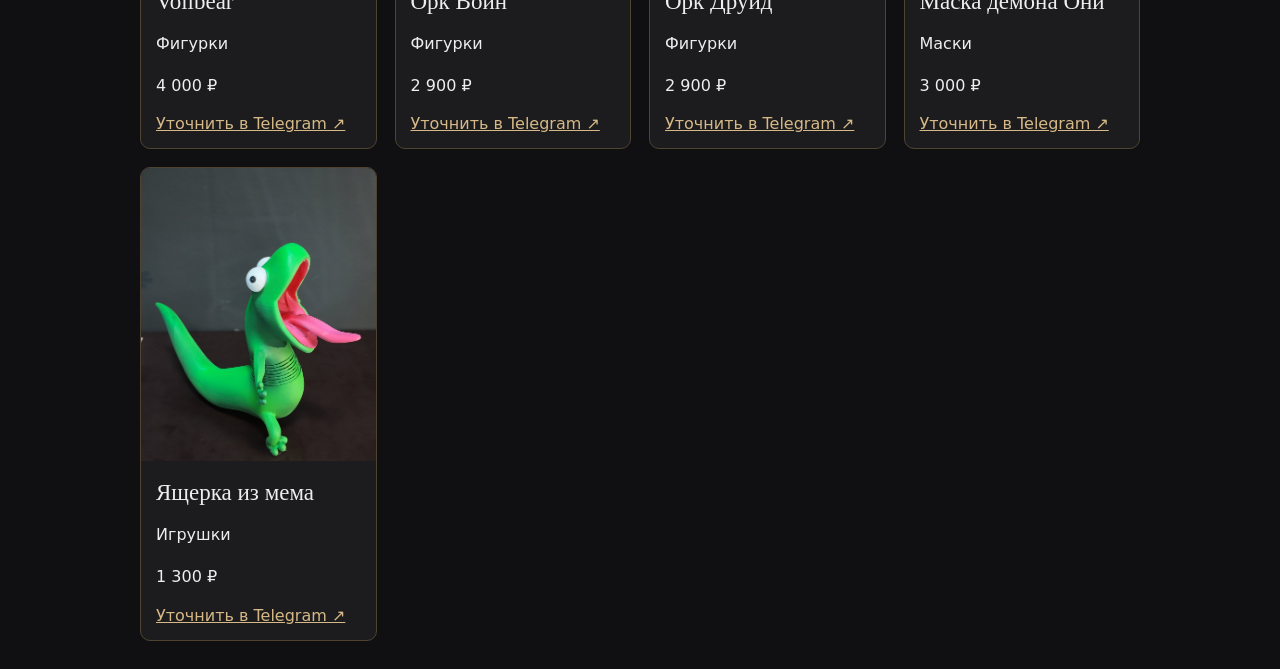
<file: github-catalog.html>
<!doctype html>
<html lang="ru"><head><meta charset="utf-8"><meta name="viewport" content="width=device-width,initial-scale=1"><title>Каталог GitHub — PAVEL DARK ARTIFACTS</title><style>
:root{color-scheme:dark}body{margin:0;background:#101013;color:#eee;font:16px system-ui,sans-serif}main{max-width:1000px;margin:auto;padding:28px 18px}h1{font:32px Georgia,serif;color:#c4a477}p{line-height:1.6}.muted{color:#a8a5a0}.grid{display:grid;grid-template-columns:repeat(auto-fit,minmax(220px,1fr));gap:18px;margin-top:25px}.card{background:#1c1b1e;border:1px solid #504332;border-radius:10px;overflow:hidden}.card img{width:100%;aspect-ratio:4/5;object-fit:cover}.card .body{padding:15px}.card h2{font:23px Georgia,serif;margin:0 0 8px}.card a{color:#d6b987}.empty{height:260px;display:grid;place-items:center;color:#c4a477}.status{padding:12px;border:1px solid #544b3d;border-radius:8px}a{color:#d6b987}</style></head><body><main><p><a href="./">← Вернуться к тестовой галерее</a></p><h1>Каталог GitHub основного сайта</h1><p class="muted">Эта страница загружает данные из файла GitHub. Авторизация и редактирование пока не подключены. Основная галерея пока продолжает использовать существующий каталог; здесь отображаются записи GitHub.</p><p id="status" class="status">Загружаем каталог…</p><div id="grid" class="grid"></div></main><script>
const safe=s=>String(s??"").replace(/[&<>"']/g,c=>({"&":"&amp;","<":"&lt;",">":"&gt;",'"':"&quot;","'":"&#39;"}[c]));
fetch("./catalog-github.json?ts="+Date.now(),{cache:"no-store"}).then(r=>{if(!r.ok)throw Error("HTTP "+r.status);return r.json()}).then(data=>{if(!Array.isArray(data))throw Error("Неверный формат каталога");document.getElementById("status").textContent="Каталог GitHub загружен: "+data.length+" работы";document.getElementById("grid").innerHTML=data.map(p=>'<article class="card">'+(p.image?'<img loading="lazy" src="'+safe(p.image)+'" alt="'+safe(p.title)+'">':'<div class="empty">Фото не добавлено</div>')+'<div class="body"><h2>'+safe(p.title)+'</h2><p>'+safe(p.category)+'</p><p>'+(Number(p.price)>0?Number(p.price).toLocaleString("ru-RU")+" ₽":"Цена по запросу")+'</p><a target="_blank" rel="noopener" href="https://t.me/CriptoWi">Уточнить в Telegram ↗</a></div></article>').join("")}).catch(e=>{document.getElementById("status").textContent="Ошибка загрузки: "+e.message});
</script></body></html>
</file>
